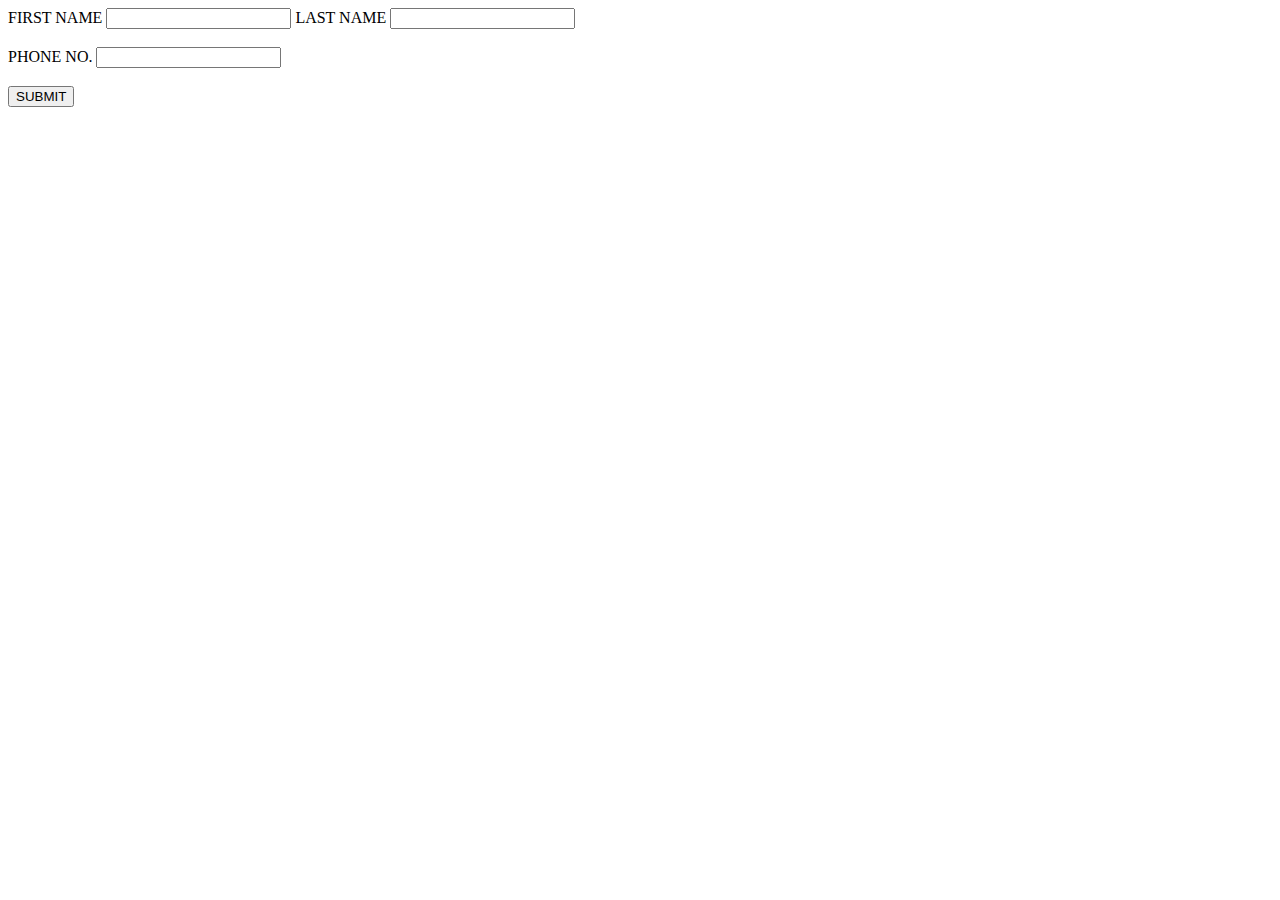
<file: index.html>
<!-- File Name: index.html -->
<!DOCTYPE html>
<html lang="en">
  <head>
    <title>USER REGISTRATION FORM</title>
    <meta charset="UTF-8" />
    <meta http-equiv="X-UA-Compatible" content="IE=edge" />
    <meta name="viewport" content="width=device-width, initial-scale=1.0" />
  </head>

  <body>
    <form id="studentForm">
      <label>FIRST NAME</label>
      <input type="text" id="firstName" class="form-control" required />

      <label>LAST NAME</label>
      <input type="text" id="lastName" class="form-control" required /><br><br>

      <label>PHONE NO.</label>
      <input type="text" id="phoneNo" class="form-control" required><br><br>

      <button class="btn btn-primary btn-lg" id="btnAddStudent" type="button">
        SUBMIT
      </button>
    </form>

    <script src="https://ajax.googleapis.com/ajax/libs/jquery/3.6.3/jquery.min.js"></script>
    <script src="myscript.js"></script>
  </body>
</html>
</file>
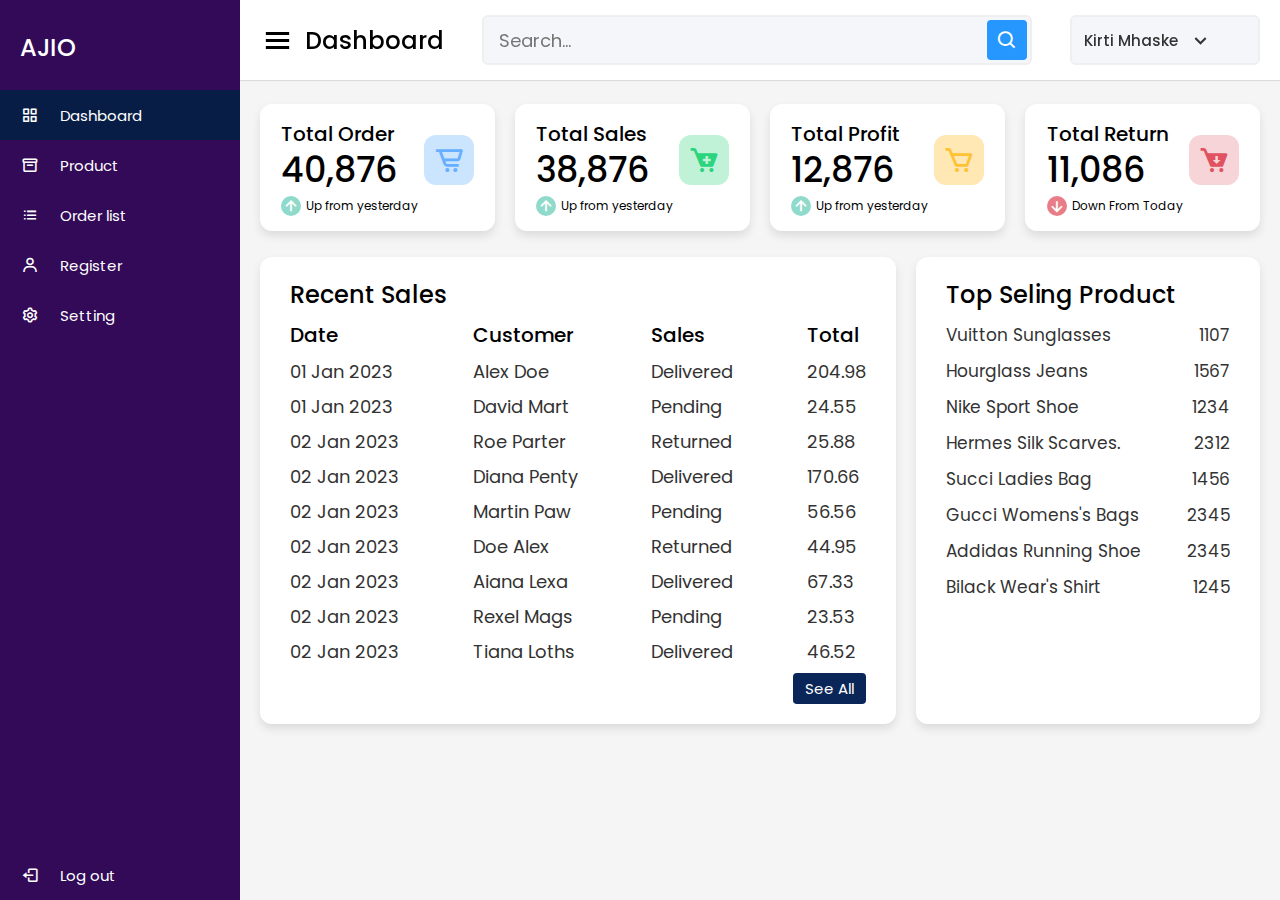
<file: Ecommerceadmin.html>
<!DOCTYPE html>
<html lang="en" dir="ltr">
  <head>
    <meta charset="UTF-8">
    <link rel="stylesheet" href="Ecommerceadmin.css">
    <link href='https://unpkg.com/boxicons@2.0.7/css/boxicons.min.css' rel='stylesheet'>
     <meta name="viewport" content="width=device-width, initial-scale=1.0">
   </head>
<body>
  <div class="sidebar">
    <div class="logo-details">
      <span class="logo_name" >AJIO</span>
    </div>
      <ul class="nav-links">
        <li>
          <a href="#dashboard" class="active">
            <i class='bx bx-grid-alt' ></i>
            <span class="links_name">Dashboard</span>
          </a>
        </li>
        <li>
          <a href="#product">
            <i class='bx bx-box' ></i>
            <span class="links_name">Product</span>
          </a>
        </li>
        <li>
          <a href="#orderlist">
            <i class='bx bx-list-ul' ></i>
            <span class="links_name">Order list</span>
          </a>
        </li>
        <li>
          <a href="#register">
            <i class='bx bx-user' ></i>
            <span class="links_name">Register</span>
          </a>
        </li>
        <li> 
          <a href="#setting">
            <i class='bx bx-cog' ></i>
            <span class="links_name">Setting</span>
          </a>
        </li>
        <li class="log_out">
          <a href="#logout">
            <i class='bx bx-log-out'></i>
            <span class="links_name">Log out</span>
          </a>
        </li>
      </ul>
  </div>
  <section class="home-section">
    <nav>
      <div class="sidebar-button">
        <i class='bx bx-menu sidebarBtn'></i>
        <span class="dashboard">Dashboard</span>
      </div>
      <div class="search-box">
        <input type="text" placeholder="Search...">
        <i class='bx bx-search' ></i>
      </div>
      <div class="profile-details">
        <!--<img src="images/profile.jpg" alt="">-->
        <span class="admin_name">Kirti Mhaske</span>
        <i class='bx bx-chevron-down' ></i>
      </div>
    </nav>

    <div class="home-content">
      <div class="overview-boxes">
        <div class="box">
          <div class="right-side">
            <div class="box-topic">Total Order</div>
            <div class="number">40,876</div>
            <div class="indicator">
              <i class='bx bx-up-arrow-alt'></i>
              <span class="text">Up from yesterday</span>
            </div>
          </div>
          <i class='bx bx-cart-alt cart'></i>
        </div>
        <div class="box">
          <div class="right-side">
            <div class="box-topic">Total Sales</div>
            <div class="number">38,876</div>
            <div class="indicator">
              <i class='bx bx-up-arrow-alt'></i>
              <span class="text">Up from yesterday</span>
            </div>
          </div>
          <i class='bx bxs-cart-add cart two' ></i>
        </div>
        <div class="box">
          <div class="right-side">
            <div class="box-topic">Total Profit</div>
            <div class="number">12,876</div>
            <div class="indicator">
              <i class='bx bx-up-arrow-alt'></i>
              <span class="text">Up from yesterday</span>
            </div>
          </div>
          <i class='bx bx-cart cart three' ></i>
        </div>
        <div class="box">
          <div class="right-side">
            <div class="box-topic">Total Return</div>
            <div class="number">11,086</div>
            <div class="indicator">
              <i class='bx bx-down-arrow-alt down'></i>
              <span class="text">Down From Today</span>
            </div>
          </div>
          <i class='bx bxs-cart-download cart four' ></i>
        </div>
      </div>

      <div class="sales-boxes">
        <div class="recent-sales box">
          <div class="title">Recent Sales</div>
          <div class="sales-details">
            <ul class="details">
              <li class="topic">Date</li>
              <li><a href="#">01 Jan 2023</a></li>
              <li><a href="#">01 Jan 2023</a></li>
              <li><a href="#">02 Jan 2023</a></li>
              <li><a href="#">02 Jan 2023</a></li>
              <li><a href="#">02 Jan 2023</a></li>
              <li><a href="#">02 Jan 2023</a></li>
              <li><a href="#">02 Jan 2023</a></li>
              <li><a href="#">02 Jan 2023</a></li>
              <li><a href="#">02 Jan 2023</a></li>
            </ul>
            <ul class="details">
            <li class="topic">Customer</li>
            <li><a href="#">Alex Doe</a></li>
            <li><a href="#">David Mart</a></li>
            <li><a href="#">Roe Parter</a></li>
            <li><a href="#">Diana Penty</a></li>
            <li><a href="#">Martin Paw</a></li>
            <li><a href="#">Doe Alex</a></li>
            <li><a href="#">Aiana Lexa</a></li>
            <li><a href="#">Rexel Mags</a></li>
             <li><a href="#">Tiana Loths</a></li>
          </ul>
          <ul class="details">
            <li class="topic">Sales</li>
            <li><a href="#">Delivered</a></li>
            <li><a href="#">Pending</a></li>
            <li><a href="#">Returned</a></li>
            <li><a href="#">Delivered</a></li>
            <li><a href="#">Pending</a></li>
            <li><a href="#">Returned</a></li>
            <li><a href="#">Delivered</a></li>
             <li><a href="#">Pending</a></li>
            <li><a href="#">Delivered</a></li>
          </ul>
          <ul class="details">
            <li class="topic">Total</li>
            <li><a href="#">204.98</a></li>
            <li><a href="#">24.55</a></li>
            <li><a href="#">25.88</a></li>
            <li><a href="#">170.66</a></li>
            <li><a href="#">56.56</a></li>
            <li><a href="#">44.95</a></li>
            <li><a href="#">67.33</a></li>
            <li><a href="#">23.53</a></li>
            <li><a href="#">46.52</a></li>
          </ul>
          </div>
          <div class="button">
            <a href="#">See All</a>
          </div>
        </div>
        <div class="top-sales box">
          <div class="title">Top Seling Product</div>
          <ul class="top-sales-details">
            <li>
            <a href="#">
              <!--<img src="images/sunglasses.jpg" alt="">-->
              <span class="product">Vuitton Sunglasses</span>
            </a>
            <span class="price">1107</span>
          </li>
          <li>
            <a href="#">
               <!--<img src="images/jeans.jpg" alt="">-->
              <span class="product">Hourglass Jeans </span>
            </a>
            <span class="price">1567</span>
          </li>
          <li>
            <a href="#">
             <!-- <img src="images/nike.jpg" alt="">-->
              <span class="product">Nike Sport Shoe</span>
            </a>
            <span class="price">1234</span>
          </li>
          <li>
            <a href="#">
              <!--<img src="images/scarves.jpg" alt="">-->
              <span class="product">Hermes Silk Scarves.</span>
            </a>
            <span class="price">2312</span>
          </li>
          <li>
            <a href="#">
              <!--<img src="images/blueBag.jpg" alt="">-->
              <span class="product">Succi Ladies Bag</span>
            </a>
            <span class="price">1456</span>
          </li>
          <li>
            <a href="#">
              <!--<img src="images/bag.jpg" alt="">-->
              <span class="product">Gucci Womens's Bags</span>
            </a>
            <span class="price">2345</span>
          <li>
            <a href="#">
              <!--<img src="images/addidas.jpg" alt="">-->
              <span class="product">Addidas Running Shoe</span>
            </a>
            <span class="price">2345</span>
          </li>
<li>
            <a href="#">
             <!--<img src="images/shirt.jpg" alt="">-->
              <span class="product">Bilack Wear's Shirt</span>
            </a>
            <span class="price">1245</span>
          </li>
          </ul>
        </div>
      </div>
    </div>
  </section>

  <script>
   let sidebar = document.querySelector(".sidebar");
let sidebarBtn = document.querySelector(".sidebarBtn");
sidebarBtn.onclick = function() {
  sidebar.classList.toggle("active");
  if(sidebar.classList.contains("active")){
  sidebarBtn.classList.replace("bx-menu" ,"bx-menu-alt-right");
}else
  sidebarBtn.classList.replace("bx-menu-alt-right", "bx-menu");
}
 </script>

</body>
</html>
</file>
<file: Ecommerceadmin.css>
/* Googlefont Poppins CDN Link */
@import url('https://fonts.googleapis.com/css2?family=Poppins:wght@200;300;400;500;600;700&display=swap');
*{
  margin: 0;
  padding: 0;
  box-sizing: border-box;
  font-family: 'Poppins', sans-serif;
}
.sidebar{
  position: fixed;
  height: 100%;
  width: 240px;
  background: #320a58;
  transition: all 0.5s ease;
}
.sidebar.active{
  width: 60px;
}
.sidebar .logo-details{
  height: 80px;
  display: flex;
  align-items: center;
}
.sidebar .logo-details i{
  font-size: 28px;
  font-weight: 500;
  color: #fff;
  min-width: 60px;
  text-align: center
}
.sidebar .logo-details .logo_name{
  color: #fff;
  font-size: 24px;
  font-weight: 500;
  align-items: center;
  margin: 15px 0px 0px 20px;
}
.sidebar .nav-links{
  margin-top: 10px;
}
.sidebar .nav-links li{
  position: relative;
  list-style: none;
  height: 50px;
}
.sidebar .nav-links li a{
  height: 100%;
  width: 100%;
  display: flex;
  align-items: center;
  text-decoration: none;
  transition: all 0.4s ease;
}
.sidebar .nav-links li a.active{
  background: #081D45;
}
.sidebar .nav-links li a:hover{
  background: #081D45;
}
.sidebar .nav-links li i{
  min-width: 60px;
  text-align: center;
  font-size: 18px;
  color: #fff;
}
.sidebar .nav-links li a .links_name{
  color: #fff;
  font-size: 15px;
  font-weight: 400;
  white-space: nowrap;
}
.sidebar .nav-links .log_out{
  position: absolute;
  bottom: 0;
  width: 100%;
}
.home-section{
  position: relative;
  background: #f5f5f5;
  min-height: 100vh;
  width: calc(100% - 240px);
  left: 240px;
  transition: all 0.5s ease;
}
.sidebar.active ~ .home-section{
  width: calc(100% - 60px);
  left: 60px;
}
.home-section nav{
  display: flex;
  justify-content: space-between;
  height: 80px;
  background: #fff;
  display: flex;
  align-items: center;
  position: fixed;
  width: calc(100% - 240px);
  left: 240px;
  z-index: 100;
  padding: 0 20px;
  box-shadow: 0 1px 1px rgba(0, 0, 0, 0.1);
  transition: all 0.5s ease;
}
.sidebar.active ~ .home-section nav{
  left: 60px;
  width: calc(100% - 60px);
}
.home-section nav .sidebar-button{
  display: flex;
  align-items: center;
  font-size: 24px;
  font-weight: 500;
}
nav .sidebar-button i{
  font-size: 35px;
  margin-right: 10px;
}
.home-section nav .search-box{
  position: relative;
  height: 50px;
  max-width: 550px;
  width: 100%;
  margin: 0 20px;
}
nav .search-box input{
  height: 100%;
  width: 100%;
  outline: none;
  background: #F5F6FA;
  border: 2px solid #EFEEF1;
  border-radius: 6px;
  font-size: 18px;
  padding: 0 15px;
}
nav .search-box .bx-search{
  position: absolute;
  height: 40px;
  width: 40px;
  background: #2697FF;
  right: 5px;
  top: 50%;
  transform: translateY(-50%);
  border-radius: 4px;
  line-height: 40px;
  text-align: center;
  color: #fff;
  font-size: 22px;
  transition: all 0.4 ease;
}
.home-section nav .profile-details{
  display: flex;
  align-items: center;
  background: #F5F6FA;
  border: 2px solid #EFEEF1;
  border-radius: 6px;
  height: 50px;
  min-width: 190px;
  padding: 0 15px 0 2px;
}
nav .profile-details img{
  height: 40px;
  width: 40px;
  border-radius: 6px;
  object-fit: cover;
}
nav .profile-details .admin_name{
  font-size: 15px;
  font-weight: 500;
  color: #333;
  margin: 0 10px;
  white-space: nowrap;
}
nav .profile-details i{
  font-size: 25px;
  color: #333;
}
.home-section .home-content{
  position: relative;
  padding-top: 104px;
}
.home-content .overview-boxes{
  display: flex;
  align-items: center;
  justify-content: space-between;
  flex-wrap: wrap;
  padding: 0 20px;
  margin-bottom: 26px;
}
.overview-boxes .box{
  display: flex;
  align-items: center;
  justify-content: center;
  width: calc(100% / 4 - 15px);
  background: #fff;
  padding: 15px 14px;
  border-radius: 12px;
  box-shadow: 0 5px 10px rgba(0,0,0,0.1);
}
.overview-boxes .box-topic{
  font-size: 20px;
  font-weight: 500;
}
.home-content .box .number{
  display: inline-block;
  font-size: 35px;
  margin-top: -6px;
  font-weight: 500;
}
.home-content .box .indicator{
  display: flex;
  align-items: center;
}
.home-content .box .indicator i{
  height: 20px;
  width: 20px;
  background: #8FDACB;
  line-height: 20px;
  text-align: center;
  border-radius: 50%;
  color: #fff;
  font-size: 20px;
  margin-right: 5px;
}
.box .indicator i.down{
  background: #e87d88;
}
.home-content .box .indicator .text{
  font-size: 12px;
}
.home-content .box .cart{
  display: inline-block;
  font-size: 32px;
  height: 50px;
  width: 50px;
  background: #cce5ff;
  line-height: 50px;
  text-align: center;
  color: #66b0ff;
  border-radius: 12px;
  margin: -15px 0 0 6px;
}
.home-content .box .cart.two{
   color: #2BD47D;
   background: #C0F2D8;
 }
.home-content .box .cart.three{
   color: #ffc233;
   background: #ffe8b3;
 }
.home-content .box .cart.four{
   color: #e05260;
   background: #f7d4d7;
 }
.home-content .total-order{
  font-size: 20px;
  font-weight: 500;
}
.home-content .sales-boxes{
  display: flex;
  justify-content: space-between;
  /* padding: 0 20px; */
}

/* left box */
.home-content .sales-boxes .recent-sales{
  width: 65%;
  background: #fff;
  padding: 20px 30px;
  margin: 0 20px;
  border-radius: 12px;
  box-shadow: 0 5px 10px rgba(0, 0, 0, 0.1);
}
.home-content .sales-boxes .sales-details{
  display: flex;
  align-items: center;
  justify-content: space-between;
}
.sales-boxes .box .title{
  font-size: 24px;
  font-weight: 500;
  /* margin-bottom: 10px; */
}
.sales-boxes .sales-details li.topic{
  font-size: 20px;
  font-weight: 500;
}
.sales-boxes .sales-details li{
  list-style: none;
  margin: 8px 0;
}
.sales-boxes .sales-details li a{
  font-size: 18px;
  color: #333;
  font-size: 400;
  text-decoration: none;
}
.sales-boxes .box .button{
  width: 100%;
  display: flex;
  justify-content: flex-end;
}
.sales-boxes .box .button a{
  color: #fff;
  background: #0A2558;
  padding: 4px 12px;
  font-size: 15px;
  font-weight: 400;
  border-radius: 4px;
  text-decoration: none;
  transition: all 0.3s ease;
}
.sales-boxes .box .button a:hover{
  background:  #0d3073;
}

/* Right box */
.home-content .sales-boxes .top-sales{
  width: 35%;
  background: #fff;
  padding: 20px 30px;
  margin: 0 20px 0 0;
  border-radius: 12px;
  box-shadow: 0 5px 10px rgba(0, 0, 0, 0.1);
}
.sales-boxes .top-sales li{
  display: flex;
  align-items: center;
  justify-content: space-between;
  margin: 10px 0;
}
.sales-boxes .top-sales li a img{
  height: 40px;
  width: 40px;
  object-fit: cover;
  border-radius: 12px;
  margin-right: 10px;
  background: #333;
}
.sales-boxes .top-sales li a{
  display: flex;
  align-items: center;
  text-decoration: none;
}
.sales-boxes .top-sales li .product,
.price{
  font-size: 17px;
  font-weight: 400;
  color: #333;
}
/* Responsive Media Query */
@media (max-width: 1240px) {
  .sidebar{
    width: 60px;
  }
  .sidebar.active{
    width: 220px;
  }
  .home-section{
    width: calc(100% - 60px);
    left: 60px;
  }
  .sidebar.active ~ .home-section{
    /* width: calc(100% - 220px); */
    overflow: hidden;
    left: 220px;
  }
  .home-section nav{
    width: calc(100% - 60px);
    left: 60px;
  }
  .sidebar.active ~ .home-section nav{
    width: calc(100% - 220px);
    left: 220px;
  }
}
@media (max-width: 1150px) {
  .home-content .sales-boxes{
    flex-direction: column;
  }
  .home-content .sales-boxes .box{
    width: 100%;
    overflow-x: scroll;
    margin-bottom: 30px;
  }
  .home-content .sales-boxes .top-sales{
    margin: 0;
  }
}
@media (max-width: 1000px) {
  .overview-boxes .box{
    width: calc(100% / 2 - 15px);
    margin-bottom: 15px;
  }
}
@media (max-width: 700px) {
  nav .sidebar-button .dashboard,
  nav .profile-details .admin_name,
  nav .profile-details i{
    display: none;
  }
  .home-section nav .profile-details{
    height: 50px;
    min-width: 40px;
  }
  .home-content .sales-boxes .sales-details{
    width: 560px;
  }
}
@media (max-width: 550px) {
  .overview-boxes .box{
    width: 100%;
    margin-bottom: 15px;
  }
  .sidebar.active ~ .home-section nav .profile-details{
    display: none;
  }
}
  @media (max-width: 400px) {
  .sidebar{
    width: 0;
  }
  .sidebar.active{
    width: 60px;
  }
  .home-section{
    width: 100%;
    left: 0;
  }
  .sidebar.active ~ .home-section{
    left: 60px;
    width: calc(100% - 60px);
  }
  .home-section nav{
    width: 100%;
    left: 0;
  }
  .sidebar.active ~ .home-section nav{
    left: 60px;
    width: calc(100% - 60px);
  }
}
</file>
